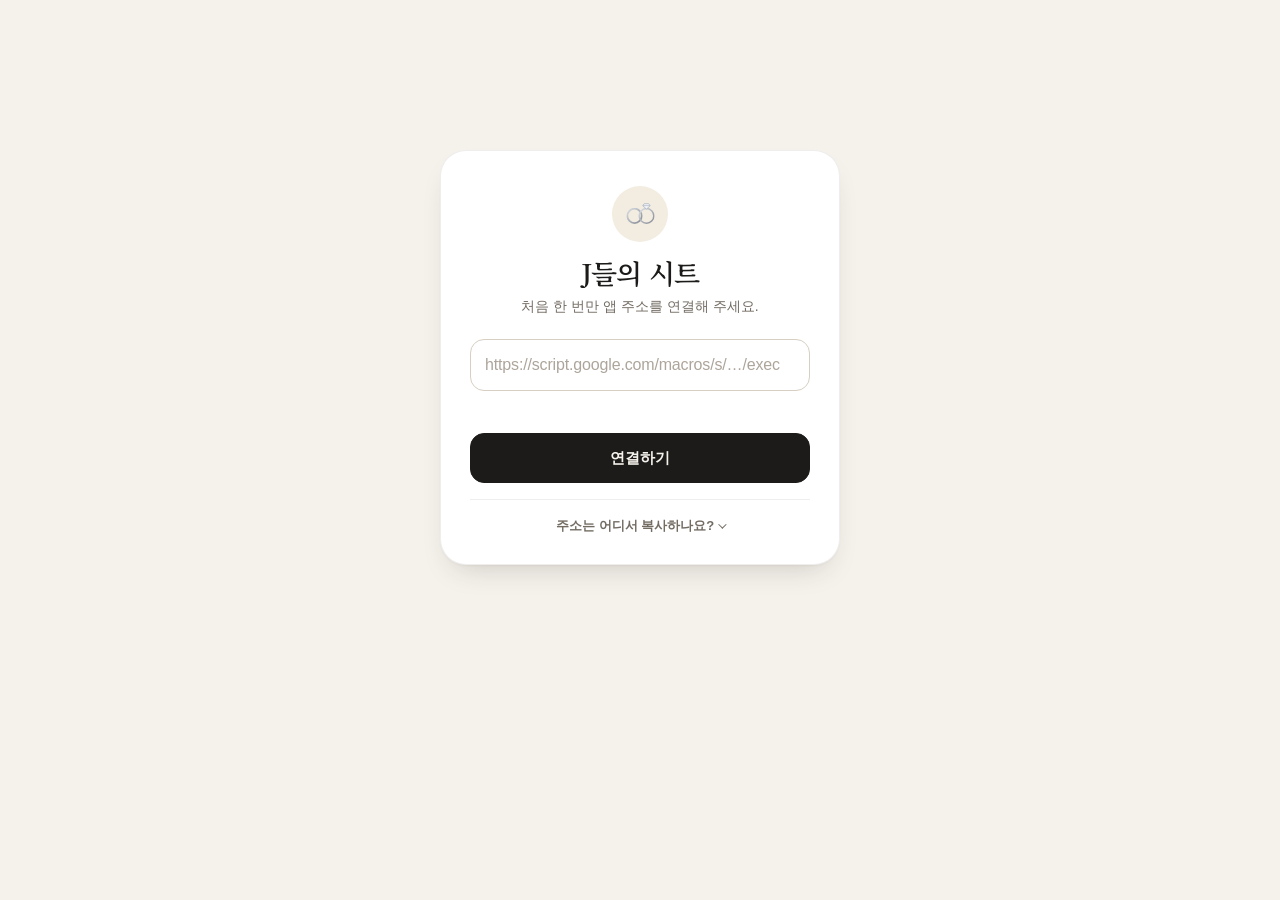
<file: us/index.html>
<!doctype html>
<html lang="ko">
<head>
<meta charset="utf-8">
<meta name="viewport" content="width=device-width, initial-scale=1, maximum-scale=1, viewport-fit=cover">
<script>/* 지난번 앱 이름(앱 설정 → 앱 이름)을 기본 제목보다 먼저 — 열 때 기본 이름이 뜨지 않게 */
(function(){ var t=''; try{ t=(localStorage.getItem('ourtwo:title')||'').trim().slice(0, 40); }catch(e){} if(t==='우리 둘') t=''; if(t) document.title=t; })();
</script>
<title>J들의 시트</title>
<meta name="description" content="둘이 같이 쓰는 캘린더 · 할 일 · 메모">
<meta name="robots" content="noindex, nofollow">
<meta property="og:type" content="website">
<meta property="og:title" content="J들의 시트">
<meta property="og:description" content="둘이 같이 쓰는 캘린더 · 할 일 · 메모">
<meta property="og:image" content="https://jongchan-creator.github.io/us/icon-512.png">
<meta name="theme-color" content="#F5F2EC" media="(prefers-color-scheme: light)">
<meta name="theme-color" content="#0F0E0D" media="(prefers-color-scheme: dark)">
<meta name="mobile-web-app-capable" content="yes">
<meta name="apple-mobile-web-app-capable" content="yes">
<meta name="apple-mobile-web-app-title" content="J들의 시트">
<meta name="apple-mobile-web-app-status-bar-style" content="default">
<meta name="format-detection" content="telephone=no">
<link rel="manifest" href="manifest.webmanifest">
<link rel="icon" href="icon.svg" type="image/svg+xml">
<link rel="icon" href="icon-192.png" sizes="192x192" type="image/png">
<link rel="apple-touch-icon" href="apple-touch-icon.png">
<link rel="preconnect" href="https://script.google.com">
<script>
/* 지난번 앱 배경색으로 먼저 칠해 두기 — 열 때 하얗게 번쩍이지 않게 */
(function(){
  var c='', d='';
  try{ c=localStorage.getItem('ourtwo:bg')||''; d=localStorage.getItem('ourtwo:dark')||''; }catch(e){}
  if(!/^#[0-9a-f]{3,8}$/i.test(c)) return;
  var r=document.documentElement, m=document.querySelectorAll('meta[name="theme-color"]');
  r.style.background=c; r.setAttribute('data-dark', d==='1'?'1':'0');
  for(var i=0;i<m.length;i++) m[i].setAttribute('content', c);
})();
/* 아이폰 '홈 화면에 추가'의 기본 이름도 지난번 앱 이름으로 */
(function(){
  var t=''; try{ t=(localStorage.getItem('ourtwo:title')||'').trim().slice(0, 40); }catch(e){}
  var a=document.querySelector('meta[name="apple-mobile-web-app-title"]'); if(t && t!=='우리 둘' && a) a.setAttribute('content', t);
})();
</script>
<style>
:root{
  --bg:#F5F2EC; --surface:#FFFFFF; --soft:#F0ECE5;
  --ink:#1C1B19; --ink2:#736C63; --ink3:#ADA59B;
  --line2:#D7CFC2; --hair:rgba(40,32,20,.075);
  --gold:#A3825A; --gold-soft:#F3ECE1;
  --ok:#4C7A57; --err:#B4483F;
  --e2:0 1px 2px rgba(40,32,20,.04),0 14px 30px -14px rgba(40,32,20,.22);
  --ring:0 0 0 3px rgba(163,130,90,.20);
  --ease:cubic-bezier(.2,.8,.2,1);
  --serif:"Noto Serif KR","Nanum Myeongjo","AppleMyungjo",serif;
  --sans:"Pretendard Variable",Pretendard,-apple-system,BlinkMacSystemFont,"Apple SD Gothic Neo","Noto Sans KR","Malgun Gothic",sans-serif;
  color-scheme:light;
}
@media (prefers-color-scheme: dark){
  :root:not([data-dark="0"]){
    --bg:#0F0E0D; --surface:#181715; --soft:#201E1B;
    --ink:#EEEAE3; --ink2:#A29B91; --ink3:#5F5A53;
    --line2:#3A3631; --hair:rgba(255,255,255,.065);
    --gold:#CDAE7E; --gold-soft:rgba(205,174,126,.12);
    --ok:#8DBB97; --err:#E58A80;
    --e2:inset 0 1px 0 rgba(255,255,255,.04),0 18px 40px -16px rgba(0,0,0,.8);
    --ring:0 0 0 3px rgba(205,174,126,.22);
    color-scheme:dark;
  }
}
:root[data-dark="1"]{
  --bg:#0F0E0D; --surface:#181715; --soft:#201E1B;
  --ink:#EEEAE3; --ink2:#A29B91; --ink3:#5F5A53;
  --line2:#3A3631; --hair:rgba(255,255,255,.065);
  --gold:#CDAE7E; --gold-soft:rgba(205,174,126,.12);
  --ok:#8DBB97; --err:#E58A80;
  --e2:inset 0 1px 0 rgba(255,255,255,.04),0 18px 40px -16px rgba(0,0,0,.8);
  --ring:0 0 0 3px rgba(205,174,126,.22);
  color-scheme:dark;
}
html{background:var(--bg)}
html,body{margin:0;height:100%;overflow:hidden;overscroll-behavior:none}
body{font-family:var(--sans);color:var(--ink);font-size:15px;line-height:1.5;-webkit-font-smoothing:antialiased;-webkit-tap-highlight-color:transparent;-webkit-text-size-adjust:100%}
*,*::before,*::after{box-sizing:border-box}
[hidden]{display:none!important}

/* 앱 — 화면 가득, 노치·홈 바 자리는 비워 둠 */
#frame{position:fixed;top:env(safe-area-inset-top,0px);right:env(safe-area-inset-right,0px);bottom:env(safe-area-inset-bottom,0px);left:env(safe-area-inset-left,0px);visibility:hidden;opacity:0;transition:opacity .32s var(--ease)}
#frame iframe{display:block;width:100%;height:100%;border:0;background:transparent}
.on #frame{visibility:visible}
.ready #frame{opacity:1}

/* 여는 동안: 앱의 반지 로딩과 같은 모양 */
#splash{position:fixed;inset:0;display:grid;place-items:center;pointer-events:none;transition:opacity .3s var(--ease)}
#splash .ld{opacity:0;animation:fadein .4s var(--ease) .35s forwards}
.ready #splash{opacity:0}
.setup #splash{display:none}
@keyframes fadein{to{opacity:1}}
.ld-rings{position:relative;width:35px;height:23px;display:block;margin:0 auto}
.ld-rings i{position:absolute;top:2px;width:18px;height:18px;background:no-repeat center/100% 100%}
.ld-rings i:first-child{left:2px;background-image:url("data:image/svg+xml,%3Csvg xmlns='http://www.w3.org/2000/svg' viewBox='0 0 24 24'%3E%3Cdefs%3E%3ClinearGradient id='p' x1='0' y1='0' x2='1' y2='1'%3E%3Cstop offset='0' stop-color='%23DCE0E5'/%3E%3Cstop offset='.5' stop-color='%23AEB4BC'/%3E%3Cstop offset='1' stop-color='%23848B94'/%3E%3C/linearGradient%3E%3C/defs%3E%3Ccircle cx='12' cy='12' r='10.4' fill='none' stroke='url%28%23p%29' stroke-width='2.6'/%3E%3C/svg%3E");animation:ringL 1.6s var(--ease) infinite}
.ld-rings i:last-child{right:2px;top:-4px;height:24px;background-image:url("data:image/svg+xml,%3Csvg xmlns='http://www.w3.org/2000/svg' viewBox='0 -8 24 32'%3E%3Cdefs%3E%3ClinearGradient id='p' x1='0' y1='0' x2='1' y2='1'%3E%3Cstop offset='0' stop-color='%23DCE0E5'/%3E%3Cstop offset='.5' stop-color='%23AEB4BC'/%3E%3Cstop offset='1' stop-color='%23848B94'/%3E%3C/linearGradient%3E%3C/defs%3E%3Ccircle cx='12' cy='12' r='10.6' fill='none' stroke='url%28%23p%29' stroke-width='2.2'/%3E%3Cpath d='M8.8 -5.6H15.2L17.4 -2.8L12 2.2L6.6 -2.8Z' fill='%23F3F6FA' stroke='%2397A3B2' stroke-width='.9' stroke-linejoin='round'/%3E%3Cpath d='M6.9 -2.8H17.1' stroke='%2397A3B2' stroke-width='.8'/%3E%3C/svg%3E");animation:ringR 1.6s var(--ease) infinite}
.ld-rings.still i{animation:none}
@keyframes ringL{0%,100%{transform:translateX(0)}50%{transform:translateX(5px)}}
@keyframes ringR{0%,100%{transform:translateX(0)}50%{transform:translateX(-5px)}}

/* 처음 한 번: 앱 주소 연결 */
#setup{display:none;position:fixed;inset:0;overflow-y:auto;-webkit-overflow-scrolling:touch;padding:max(24px,env(safe-area-inset-top)) 16px max(24px,env(safe-area-inset-bottom))}
.setup #setup{display:block}
.card{max-width:400px;margin:8vh auto 0;background:var(--surface);border-radius:26px;padding:30px 22px 22px;box-shadow:var(--e2),inset 0 0 0 1px var(--hair);animation:rise .5s var(--ease) both}
@keyframes rise{from{opacity:0;transform:translateY(10px)}}
.mark{width:56px;height:56px;margin:0 auto 14px;border-radius:50%;background:var(--gold-soft);display:grid;place-items:center}
.mark .ld-rings{transform:scale(.92) translateY(2px)}
.mark.okm{color:var(--gold)}
.mark.okm svg{width:24px;height:24px}
h1,h2{font-family:var(--serif);font-weight:600;letter-spacing:-.03em;text-align:center;margin:0}
h1{font-size:27px;line-height:1.25}
h2{font-size:23px;line-height:1.3}
.lead{color:var(--ink2);font-size:14px;text-align:center;margin:6px 0 22px;word-break:keep-all}
.in{display:block;width:100%;height:52px;padding:0 14px;border:1px solid var(--line2);border-radius:14px;background:var(--surface);color:var(--ink);font:inherit;font-size:16px;letter-spacing:-.01em;outline:0;transition:border-color .18s,box-shadow .18s;-webkit-appearance:none;appearance:none}
.in::placeholder{color:var(--ink3)}
.in:focus{border-color:var(--gold);box-shadow:var(--ring)}
.in.bad{border-color:var(--err)}
.msg{min-height:20px;margin:8px 2px 14px;font-size:13px;line-height:1.5;color:var(--ink2);word-break:keep-all}
.msg.err{color:var(--err)}
.msg.ok{color:var(--ok)}
.btn{display:flex;align-items:center;justify-content:center;gap:7px;width:100%;height:50px;border:1px solid var(--line2);border-radius:14px;background:var(--surface);color:var(--ink);font:inherit;font-size:15px;font-weight:600;letter-spacing:-.01em;cursor:pointer;transition:transform .12s,opacity .18s,background .18s;-webkit-user-select:none;user-select:none}
.btn:active{transform:scale(.985)}
.btn.primary{background:var(--ink);border-color:var(--ink);color:var(--bg)}
.btn svg{width:17px;height:17px;flex:none}
.btn.gold{border-color:transparent;background:var(--gold-soft);color:var(--gold)}
.row{display:flex;gap:8px;margin:12px 0 8px}
.row .btn{flex:1}
.help{margin-top:16px;border-top:1px solid var(--hair);padding-top:12px;font-size:13px;color:var(--ink2)}
.help summary{cursor:pointer;list-style:none;display:flex;align-items:center;justify-content:center;gap:4px;font-weight:600;color:var(--ink2);padding:4px 0}
.help summary::-webkit-details-marker{display:none}
.help summary::after{content:"";width:6px;height:6px;border-right:1.5px solid currentColor;border-bottom:1.5px solid currentColor;transform:rotate(45deg) translateY(-2px);transition:transform .2s}
.help[open] summary::after{transform:rotate(-135deg) translateY(-1px)}
.help ol{margin:10px 0 2px;padding-left:20px;line-height:1.75;word-break:keep-all}
.help b{color:var(--ink);font-weight:600}
.help code{font-family:ui-monospace,Menlo,Consolas,monospace;font-size:12px;background:var(--soft);padding:1px 5px;border-radius:5px}
.link{margin:0 0 4px;padding:12px 14px;border-radius:13px;background:var(--soft);color:var(--ink2);font-size:13px;line-height:1.5;text-align:center;word-break:break-all;-webkit-user-select:all;user-select:all}
.tip{margin:14px 2px 0;font-size:12.5px;line-height:1.65;color:var(--ink2);text-align:center;word-break:keep-all}
.tip b{color:var(--ink);font-weight:600}
.sr{position:absolute;width:1px;height:1px;overflow:hidden;clip:rect(0 0 0 0);white-space:nowrap}
@media (min-width:760px){ .card{margin-top:14vh;padding:36px 30px 26px} }
@media (prefers-reduced-motion: reduce){ .ld-rings i,.card{animation:none} #splash .ld{animation-duration:.01s} }

/* 알림 허용 — 아이폰은 이 페이지에서 직접 눌러야 알림을 허용할 수 있어서, 앱 위에 잠깐 띄우는 시트 */
#psh{position:fixed;inset:0;z-index:30}
#psh .psh-dim{position:absolute;inset:0;background:rgba(20,16,10,.34);opacity:0;transition:opacity .26s var(--ease)}
#psh .psh-card{position:absolute;left:0;right:0;bottom:0;max-width:440px;margin:0 auto;padding:26px 22px calc(16px + env(safe-area-inset-bottom,0px));border-radius:26px 26px 0 0;background:var(--surface);box-shadow:0 -18px 40px -18px rgba(20,16,10,.45),inset 0 0 0 1px var(--hair);transform:translate3d(0,105%,0);transition:transform .34s var(--ease)}
#psh.is-in .psh-dim{opacity:1}
#psh.is-in .psh-card{transform:none}
#psh .mark{color:var(--gold)}
#psh .mark svg{width:25px;height:25px}
#psh .lead{margin-bottom:20px;line-height:1.6}
#psh .lead b{color:var(--ink);font-weight:600}
#psh .btn.ghost{margin-top:6px;border-color:transparent;background:transparent;color:var(--ink2);font-weight:500}
#psh .btn:focus{outline:none}
#psh .btn:focus-visible{box-shadow:var(--ring)}
@media (min-width:760px){
  #psh .psh-card{bottom:auto;top:50%;border-radius:26px;padding-bottom:20px;opacity:0;transform:translate3d(0,-46%,0) scale(.97);transition:transform .3s var(--ease),opacity .22s var(--ease)}
  #psh.is-in .psh-card{opacity:1;transform:translate3d(0,-50%,0)}
}
@media (prefers-reduced-motion: reduce){ #psh .psh-dim,#psh .psh-card{transition:none} }
</style>
</head>
<body>
<div id="splash" aria-hidden="true"><div class="ld"><span class="ld-rings"><i></i><i></i></span></div></div>
<div id="frame"></div>

<main id="setup">
  <section class="card" id="cardConnect">
    <div class="mark"><span class="ld-rings still"><i></i><i></i></span></div>
    <h1>J들의 시트</h1>
    <p class="lead">처음 한 번만 앱 주소를 연결해 주세요.</p>
    <form id="form" novalidate autocomplete="off">
      <label class="sr" for="u">Apps Script 웹 앱 주소</label>
      <input class="in" id="u" type="url" inputmode="url" autocapitalize="off" autocorrect="off" spellcheck="false" placeholder="https://script.google.com/macros/s/…/exec">
      <p class="msg" id="msg" role="status"></p>
      <button class="btn primary" id="go" type="submit">연결하기</button>
    </form>
    <details class="help">
      <summary>주소는 어디서 복사하나요?</summary>
      <ol>
        <li>구글 시트에서 <b>확장 프로그램</b> → <b>Apps Script</b></li>
        <li>오른쪽 위 <b>배포</b> → <b>배포 관리</b></li>
        <li>‘웹 앱’의 <b>URL</b> 옆 복사 버튼 — 끝이 <code>/exec</code>인 주소예요</li>
      </ol>
    </details>
  </section>

  <section class="card" id="cardDone" hidden>
    <div class="mark okm"><svg viewBox="0 0 24 24" fill="none" stroke="currentColor" stroke-width="2.2" stroke-linecap="round" stroke-linejoin="round"><path d="M5 12.5l4.2 4.2L19 7"/></svg></div>
    <h2>연결됐어요</h2>
    <p class="lead">다른 휴대폰에서는 아래 링크를 한 번만 열면<br>바로 연결돼요.</p>
    <div class="link" id="link"></div>
    <div class="row">
      <button class="btn" id="share" type="button"><svg viewBox="0 0 24 24" fill="none" stroke="currentColor" stroke-width="1.8" stroke-linecap="round" stroke-linejoin="round"><path d="M12 15V3.5M7.5 8L12 3.5 16.5 8"/><path d="M5 12.5v6A2 2 0 0 0 7 20.5h10a2 2 0 0 0 2-2v-6"/></svg>링크 보내기</button>
      <button class="btn" id="copy" type="button"><svg viewBox="0 0 24 24" fill="none" stroke="currentColor" stroke-width="1.8" stroke-linecap="round" stroke-linejoin="round"><rect x="8.5" y="8.5" width="11" height="11" rx="2.5"/><path d="M15.5 8.5V6.5a2 2 0 0 0-2-2h-7a2 2 0 0 0-2 2v7a2 2 0 0 0 2 2h2"/></svg><span>복사</span></button>
    </div>
    <button class="btn primary" id="open" type="button">앱 열기</button>
    <button class="btn gold" id="install" type="button" hidden style="margin-top:8px">홈 화면에 앱 추가</button>
    <p class="tip" id="tip"></p>
  </section>
</main>

<div id="psh" hidden>
  <div class="psh-dim"></div>
  <section class="psh-card" role="dialog" aria-modal="true" aria-labelledby="pshT">
    <div class="mark"><svg viewBox="0 0 24 24" fill="none" stroke="currentColor" stroke-width="1.7" stroke-linecap="round" stroke-linejoin="round"><path d="M6 16.5V11a6 6 0 0 1 12 0v5.5l1.6 2.1H4.4z"/><path d="M10 20.6a2.2 2.2 0 0 0 4 0"/></svg></div>
    <h2 id="pshT">내일 일정 알림</h2>
    <p class="lead">일정이 있는 날, 전날 저녁 7시쯤<br>이 휴대폰으로 알려 드려요.<br>다음 화면에서 <b>허용</b>을 눌러 주세요.</p>
    <button class="btn primary" id="pshGo" type="button">계속</button>
    <button class="btn ghost" id="pshNo" type="button">나중에</button>
  </section>
</div>

<script>
(function(){
  var K='ourtwo:', R=document.documentElement, shown=false, bip=null, frame=null, later=null;
  function $(id){ return document.getElementById(id); }
  function get(k){ try{ return localStorage.getItem(K+k)||''; }catch(e){ return ''; } }
  function put(k, v){ try{ if(v) localStorage.setItem(K+k, v); else localStorage.removeItem(K+k); }catch(e){} }

  /* 붙여 넣은 주소 검사 — Apps Script 웹 앱(/exec)만 받음 */
  function made(base, id){
    var url='https://script.google.com/'+base+'/s/'+id+'/exec';
    return {url:url, tag: base==='macros' ? id : encodeURIComponent(url)};
  }
  function parse(raw){
    raw=String(raw||'').trim();
    if(!raw) return {};
    try{ raw=decodeURIComponent(raw).trim(); }catch(e){}
    var g=raw.match(/(?:https?:\/\/)?script\.google\.com\/[^\s"'<>]+/i), t;
    if(g) raw=g[0].replace(/[).,;:!?\]}”’」』]+$/, '');             // 글 속에 섞인 웹 앱 주소
    else if((t=raw.match(/#([\w.%-]{20,})/))) return parse(t[1]);    // 이 페이지 링크(…/us/#…)를 붙여 넣은 경우
    raw=raw.replace(/^#/, '');
    if(/^[\w-]{30,}$/.test(raw)) return made('macros', raw);   // 배포 ID만 있을 때
    var u;
    try{ u=new URL(/^https?:\/\//i.test(raw) ? raw : 'https://'+raw); }catch(e){ return {err:'bad'}; }
    var host=u.hostname.toLowerCase();
    if(host==='docs.google.com' || host==='drive.google.com') return {err:'sheet'};
    if(host!=='script.google.com') return {err:'bad'};
    var m=u.pathname.match(/^\/(macros|a\/macros\/[\w.-]+)\/s\/([\w-]{20,})\/(exec|dev)\/?$/);
    if(!m) return {err:'editor'};
    if(m[3]==='dev') return {err:'dev'};
    return made(m[1], m[2]);
  }
  var MSG={
    editor:'편집기 주소예요. [배포] → [배포 관리]에서 ‘웹 앱’ URL(끝이 /exec)을 복사해 주세요.',
    dev:'끝이 /dev인 주소는 만든 사람만 열려요. [배포 관리]의 /exec 주소를 넣어 주세요.',
    sheet:'구글 시트 주소예요. Apps Script의 [배포 관리]에서 웹 앱 URL을 복사해 주세요.',
    bad:'Apps Script 웹 앱 주소가 아니에요. https://script.google.com/macros/s/…/exec 모양이에요.',
    cut:'링크가 잘린 것 같아요. 웹 앱 주소를 다시 붙여 넣어 주세요.'
  };

  /* 앱 열기 */
  function mount(url){
    if(frame) return;
    frame=document.createElement('iframe');
    frame.title=document.title;
    frame.src=url;
    frame.addEventListener('load', function(){ setTimeout(reveal, 1200); });   // 앱이 신호를 못 보내는 예전 버전일 때
    $('frame').appendChild(frame);
  }
  function start(url){
    mount(url);
    R.classList.remove('setup'); R.classList.add('on');
    if(later){ paint(later.bg, later.dark); later=null; }
    setTimeout(reveal, 10000);
  }
  function reveal(){ if(shown) return; shown=true; R.classList.add('ready'); }
  function setName(t){
    t=String(t||'').trim().slice(0, 40); if(!t) return;
    document.title=t;
    var a=document.querySelector('meta[name="apple-mobile-web-app-title"]'); if(a) a.setAttribute('content', t);
    var h=document.querySelector('#cardConnect h1'); if(h) h.textContent=t;
    if(frame) frame.title=t;
    put('title', t);
  }

  /* 앱이 보내는 배경색 — 상태 표시줄 · 가장자리 색을 앱과 맞춤 */
  function paint(c, dark){
    c=String(c||'').trim();
    if(!/^#[0-9a-f]{3,8}$/i.test(c) && !/^rgba?\([\d\s.,%]+\)$/i.test(c)) return;
    var m=document.querySelectorAll('meta[name="theme-color"]');
    R.style.background=c; R.setAttribute('data-dark', dark ? '1' : '0');
    for(var i=0;i<m.length;i++) m[i].setAttribute('content', c);
    put('bg', /^#/.test(c) ? c : ''); put('dark', dark ? '1' : '0');
  }

  /* ---------- 내일 일정 알림 ----------
     앱(구글 쪽 화면)은 알림 권한을 직접 물을 수 없어서, 이 페이지가 대신 묻고 구독 정보를 앱에 돌려줘요.
     앱이 서버에 저장하면, 서버가 매일 저녁 내일 일정을 이 휴대폰으로 보내고 sw.js가 알림으로 띄워요. */
  var UA=navigator.userAgent||'', IOS=/iPhone|iPad|iPod/i.test(UA) || (/Macintosh/.test(UA) && navigator.maxTouchPoints>1);
  var PUSH_OK=!!(window.isSecureContext && ('serviceWorker' in navigator) && ('PushManager' in window) && ('Notification' in window));
  var appWin=null, appOrg='', openWant='', swP=null;
  function standalone(){ try{ return matchMedia('(display-mode: standalone)').matches || matchMedia('(display-mode: fullscreen)').matches || navigator.standalone===true; }catch(e){ return false; } }
  function tell(w, org, o){ o.ourtwo=1; try{ w.postMessage(o, org); }catch(e){} }
  function b64u(buf){ var b=new Uint8Array(buf), s=''; for(var i=0;i<b.length;i++) s+=String.fromCharCode(b[i]); return btoa(s).replace(/\+/g, '-').replace(/\//g, '_').replace(/=+$/, ''); }
  function unb64u(s){ s=String(s).replace(/-/g, '+').replace(/_/g, '/'); while(s.length%4) s+='='; var r=atob(s), o=new Uint8Array(r.length); for(var i=0;i<r.length;i++) o[i]=r.charCodeAt(i); return o; }
  function swReady(){
    if(!swP){ swP=navigator.serviceWorker.register('sw.js', {scope:'./', updateViaCache:'none'}).then(function(){ return navigator.serviceWorker.ready; }); swP.catch(function(){ swP=null; }); }
    return swP;
  }
  function curSub(){   // 이미 있는 것만 봄 — 알림을 안 쓰는 기기엔 아무것도 설치하지 않음
    return navigator.serviceWorker.getRegistration('./').then(function(r){ return r ? r.pushManager.getSubscription() : null; }).catch(function(){ return null; });
  }
  function subscribe(key){
    return swReady().then(function(reg){
      return reg.pushManager.getSubscription().then(function(s){
        var k=s && s.options && s.options.applicationServerKey;
        if(!s || !k || b64u(k)===key) return s;
        return s.unsubscribe().then(function(){ return null; }, function(){ return null; });   // 서버 키가 바뀌었으면 새로 구독
      }).then(function(s){ return s || reg.pushManager.subscribe({userVisibleOnly:true, applicationServerKey:unb64u(key)}); });
    });
  }
  function askPerm(){
    return new Promise(function(res){
      try{ var r=Notification.requestPermission(res); if(r && r.then) r.then(res, function(){ res(Notification.permission); }); }
      catch(e){ res(Notification.permission); }
    });
  }
  function subJson(s){ var j=s.toJSON(); return {endpoint:j.endpoint, keys:{p256dh:(j.keys||{}).p256dh, auth:(j.keys||{}).auth}}; }
  function gotSub(s, w, org){ put('push', '1'); tell(w, org, {push:'sub', sub:subJson(s)}); }
  function goSub(key, w, org){
    swReady().catch(function(){});   // 권한을 묻는 동안 알림 받을 준비를 미리 (허용하면 곧바로 구독)
    return askPerm().then(function(p){
      if(p!=='granted'){ tell(w, org, {push:'err', code: p==='denied' ? 'denied' : 'dismiss'}); return false; }
      return subscribe(key).then(function(s){ gotSub(s, w, org); return true; },
        function(e){ tell(w, org, {push:'err', code:'fail', msg:String((e && e.message) || e).slice(0, 160)}); return false; });
    });
  }
  function sheet(key, w, org){
    var el=$('psh'), go=$('pshGo'), no=$('pshNo');
    swReady().catch(function(){});   // 읽는 동안 미리 준비 — '계속'을 누르면 권한 창만 바로 뜨게
    el.hidden=false; go.disabled=false; go.textContent='계속';
    requestAnimationFrame(function(){ requestAnimationFrame(function(){ el.classList.add('is-in'); }); });
    try{ go.focus({preventScroll:true}); }catch(e){}
    function shut(){ el.classList.remove('is-in'); setTimeout(function(){ if(!el.classList.contains('is-in')) el.hidden=true; }, 360); }
    go.onclick=function(){ go.disabled=true; go.textContent='켜는 중…'; goSub(key, w, org).then(shut, shut); };
    no.onclick=function(){ tell(w, org, {push:'err', code:'later'}); shut(); };
  }
  function pushMsg(d, w, org){
    var st={push:'status', sup:PUSH_OK, sa:standalone(), ios:IOS, perm:PUSH_OK ? Notification.permission : '', sub:null};
    if(d.push==='status'){
      if(!PUSH_OK) return tell(w, org, st);
      curSub().then(function(s){
        if(s || st.perm!=='granted' || get('push')!=='1' || !/^[\w-]{80,100}$/.test(d.key||'')) return s;
        return subscribe(d.key).catch(function(){ return null; });   // 켜 두었는데 구독이 사라졌으면 조용히 다시
      }).then(function(s){ st.sub=s ? subJson(s) : null; tell(w, org, st); });
      return;
    }
    if(d.push==='ask'){
      var key=String(d.key||'');
      if(!PUSH_OK) return tell(w, org, {push:'err', code: IOS && !standalone() ? 'tab' : 'unsupported'});
      if(!/^[\w-]{80,100}$/.test(key)) return tell(w, org, {push:'err', code:'key'});
      if(st.perm==='denied') return tell(w, org, {push:'err', code:'denied'});
      if(st.perm==='granted'){ subscribe(key).then(function(s){ gotSub(s, w, org); }, function(){ sheet(key, w, org); }); return; }
      if(!IOS && navigator.userActivation && navigator.userActivation.isActive){ goSub(key, w, org); return; }   // 안드로이드·PC: 앱에서 누른 것으로 바로 물어봄
      sheet(key, w, org);
      return;
    }
    if(d.push==='off'){
      put('push', '');
      if(!PUSH_OK) return tell(w, org, {push:'offed', ep:''});
      curSub().then(function(s){
        var ep=s ? s.endpoint : '';
        return (s ? s.unsubscribe().catch(function(){}) : Promise.resolve()).then(function(){ tell(w, org, {push:'offed', ep:ep}); });
      });
    }
  }
  /* 알림을 누르면 그날 일정을 바로 — 앱이 다 뜬 뒤에 전해 줌 */
  function appAt(w, org){
    appWin=w; appOrg=org;
    if(openWant){ var ds=openWant; openWant=''; setTimeout(function(){ tell(w, org, {open:ds}); }, 350); }
  }
  function openDay(ds){
    if(!/^\d{4}-\d{2}-\d{2}$/.test(ds)) return;
    if(appWin) tell(appWin, appOrg, {open:ds}); else openWant=ds;
  }
  if(PUSH_OK) navigator.serviceWorker.addEventListener('message', function(e){ var d=e.data; if(d && d.ourtwo===1 && typeof d.open==='string') openDay(d.open); });
  /* 사이트 맨 위(루트) 주소는 뉴노멀 자리 — 예전에 J들의 시트를 거기서 열어 알림을 켰다면 그때 생긴 알림 연결을 지움
     (뉴노멀은 알림을 쓰지 않아서 지워도 상관없고, 서버는 끊긴 연결을 다음 알림 때 저절로 정리해요) */
  (function(){
    try{
      var sw=navigator.serviceWorker, root=location.origin+'/';
      if(!sw || !sw.getRegistrations || new URL('./', location.href).href===root) return;   // 이 페이지가 루트에 있으면 하지 않음
      sw.getRegistrations().then(function(rs){
        rs.forEach(function(r){
          if(!r || r.scope!==root || !r.pushManager) return;
          r.pushManager.getSubscription().then(function(s){ if(s) return s.unsubscribe(); }).catch(function(){});
        });
      }).catch(function(){});
    }catch(e){}
  })();
  (function(){
    var m=/[?&]open=(\d{4}-\d{2}-\d{2})/.exec(location.search);
    if(location.search) history.replaceState(null, '', location.pathname+location.hash);
    if(m) openWant=m[1];
  })();

  var lastBuzz=0;
  window.addEventListener('message', function(e){
    var d=e.data, host='';
    if(!d || typeof d!=='object' || d.ourtwo!==1) return;
    try{ host=new URL(e.origin).hostname; }catch(er){}
    if(!/(^|\.)googleusercontent\.com$/.test(host) && host!=='script.google.com') return;
    if(d.buzz!==undefined){   // 앱 안에서 체크할 때 등 짧은 진동 (안드로이드) — 앱 화면이 직접 못 울릴 때 여기서 대신
      var p=d.buzz, okp=(typeof p==='number' && p>0 && p<=120) || (Array.isArray(p) && p.length>0 && p.length<=6 && p.every(function(x){ return typeof x==='number' && x>=0 && x<=120; }));
      var now=Date.now();
      if(okp && navigator.vibrate && now-lastBuzz>60){ lastBuzz=now; try{ navigator.vibrate(p); }catch(er){} }
      return;
    }
    if(typeof d.push==='string'){ if(e.source) pushMsg(d, e.source, e.origin); return; }   // 알림 켜기·끄기·상태
    if(typeof d.t==='string' && d.t.trim()){ setName(d.t); if(e.source) appAt(e.source, e.origin); }   // 앱 이름(설정)을 창 제목으로 — 다음에 열 때도 이 이름부터
    if(R.classList.contains('setup')) later={bg:d.bg, dark:d.dark===true};   // 연결 화면을 보는 동안엔 색을 바꾸지 않음
    else paint(d.bg, d.dark===true);
    reveal();
  });

  /* 처음 연결 화면 */
  function say(kind, text){ var m=$('msg'); m.className='msg'+(kind ? ' '+kind : ''); m.textContent=text||''; $('u').classList.toggle('bad', kind==='err'); }
  function showSetup(err){
    R.classList.add('setup');
    var nm=get('title'); if(nm) document.querySelector('#cardConnect h1').textContent=nm;
    var f=document.createElement('link');   // 제목 글꼴(명조) — 이 화면에 쓰는 글자만 조금 받아 옴
    f.rel='stylesheet'; f.href='https://fonts.googleapis.com/css2?family=Noto+Serif+KR:wght@600&display=swap&text='+encodeURIComponent('J들의 시트연결됐어요'+(nm||''));
    document.head.appendChild(f);
    if(err) say('err', MSG[err]||MSG.bad);
    var u=$('u');
    u.addEventListener('input', function(e){
      var p=parse(u.value);
      if(p.url) say('ok', '✓ 올바른 주소예요');
      else if(e.inputType==='insertFromPaste' && p.err) say('err', MSG[p.err]);
      else say('', '');
    });
    $('form').addEventListener('submit', function(e){
      e.preventDefault();
      var p=parse(u.value);
      if(!p.url){ say('err', u.value.trim() ? (MSG[p.err]||MSG.bad) : '웹 앱 주소를 붙여 넣어 주세요.'); u.focus(); return; }
      put('url', p.url);
      history.replaceState(null, '', '#'+p.tag);
      u.blur(); done(p);
    });
  }
  function hint(){
    var ua=navigator.userAgent||'';
    if(/KAKAOTALK/i.test(ua)) return '카카오톡 안에서는 홈 화면에 추가할 수 없어요. 메뉴에서 <b>다른 브라우저로 열기</b>를 누른 뒤 추가해 주세요.';
    if(/SamsungBrowser/i.test(ua)) return '삼성 인터넷: 아래 <b>≡ 메뉴</b> → <b>현재 페이지 추가</b> → <b>홈 화면</b>을 누르면 앱처럼 열려요.';
    if(/iPhone|iPad|iPod/i.test(ua)) return 'Safari 아래 <b>공유 버튼</b> → <b>홈 화면에 추가</b>를 누르면 앱처럼 열려요.';
    if(/Android/i.test(ua)) return '크롬 오른쪽 위 <b>⋮</b> → <b>홈 화면에 추가</b>(또는 <b>앱 설치</b>)를 누르면 앱처럼 열려요.';
    return '주소창 오른쪽의 <b>설치</b> 아이콘을 누르면 창 하나짜리 앱처럼 열려요.';
  }
  function copyText(t){
    function old(){ var a=document.createElement('textarea'), ok=false; a.value=t; a.setAttribute('readonly',''); a.style.cssText='position:fixed;top:-200px;opacity:0'; document.body.appendChild(a); a.select(); try{ ok=document.execCommand('copy'); }catch(e){} document.body.removeChild(a); return ok; }
    if(navigator.clipboard && window.isSecureContext) return navigator.clipboard.writeText(t).then(function(){ return true; }, old);
    return Promise.resolve(old());
  }
  function done(p){
    var link=location.origin+location.pathname+'#'+p.tag, s=link.replace(/^https?:\/\//, '');
    $('cardConnect').hidden=true; $('cardDone').hidden=false;
    $('link').textContent=s.length>60 ? s.slice(0, 44)+'…'+s.slice(-8) : s; $('link').title=link;
    $('tip').innerHTML=hint();
    if(navigator.share) $('share').onclick=function(){ navigator.share({title:document.title, text:document.title+' — 이 링크를 한 번 열면 바로 연결돼요', url:link}).catch(function(){}); };
    else $('share').hidden=true;
    $('copy').onclick=function(){ var b=$('copy').querySelector('span'); copyText(link).then(function(ok){ b.textContent=ok ? '복사했어요' : '길게 눌러 복사'; setTimeout(function(){ b.textContent='복사'; }, 1800); }); };
    $('open').onclick=function(){ start(p.url); };
    if(bip) $('install').hidden=false;
    mount(p.url);   // 보는 동안 미리 불러 둠 — [앱 열기]가 바로 열리게
  }
  window.addEventListener('beforeinstallprompt', function(e){
    if(!R.classList.contains('setup')) return;   // 앱을 쓰는 중이면 브라우저에 맡김
    e.preventDefault(); bip=e;
    if(!$('cardDone').hidden) $('install').hidden=false;
  });
  $('install').onclick=function(){
    if(!bip) return;
    bip.prompt();
    var fin=function(){ bip=null; $('install').hidden=true; };
    if(bip.userChoice) bip.userChoice.then(fin, fin); else fin();
  };

  /* 시작: #링크 → 이 기기에 기억 → 없으면 연결 화면 */
  window.addEventListener('hashchange', function(){ location.reload(); });   // 열어 둔 채로 새 #링크·#reset을 열었을 때
  var h=location.hash.replace(/^#/, '');
  if(h==='reset'){ put('url', ''); put('title', ''); document.title='J들의 시트'; history.replaceState(null, '', location.pathname); showSetup(); return; }
  var p=h ? parse(h) : {}, url='';
  if(p.url){ put('url', p.url); url=p.url; if(h!==p.tag) history.replaceState(null, '', '#'+p.tag); }
  else url=get('url');
  if(url) start(url); else showSetup(h ? 'cut' : '');
})();
</script>
</body>
</html>
</file>
